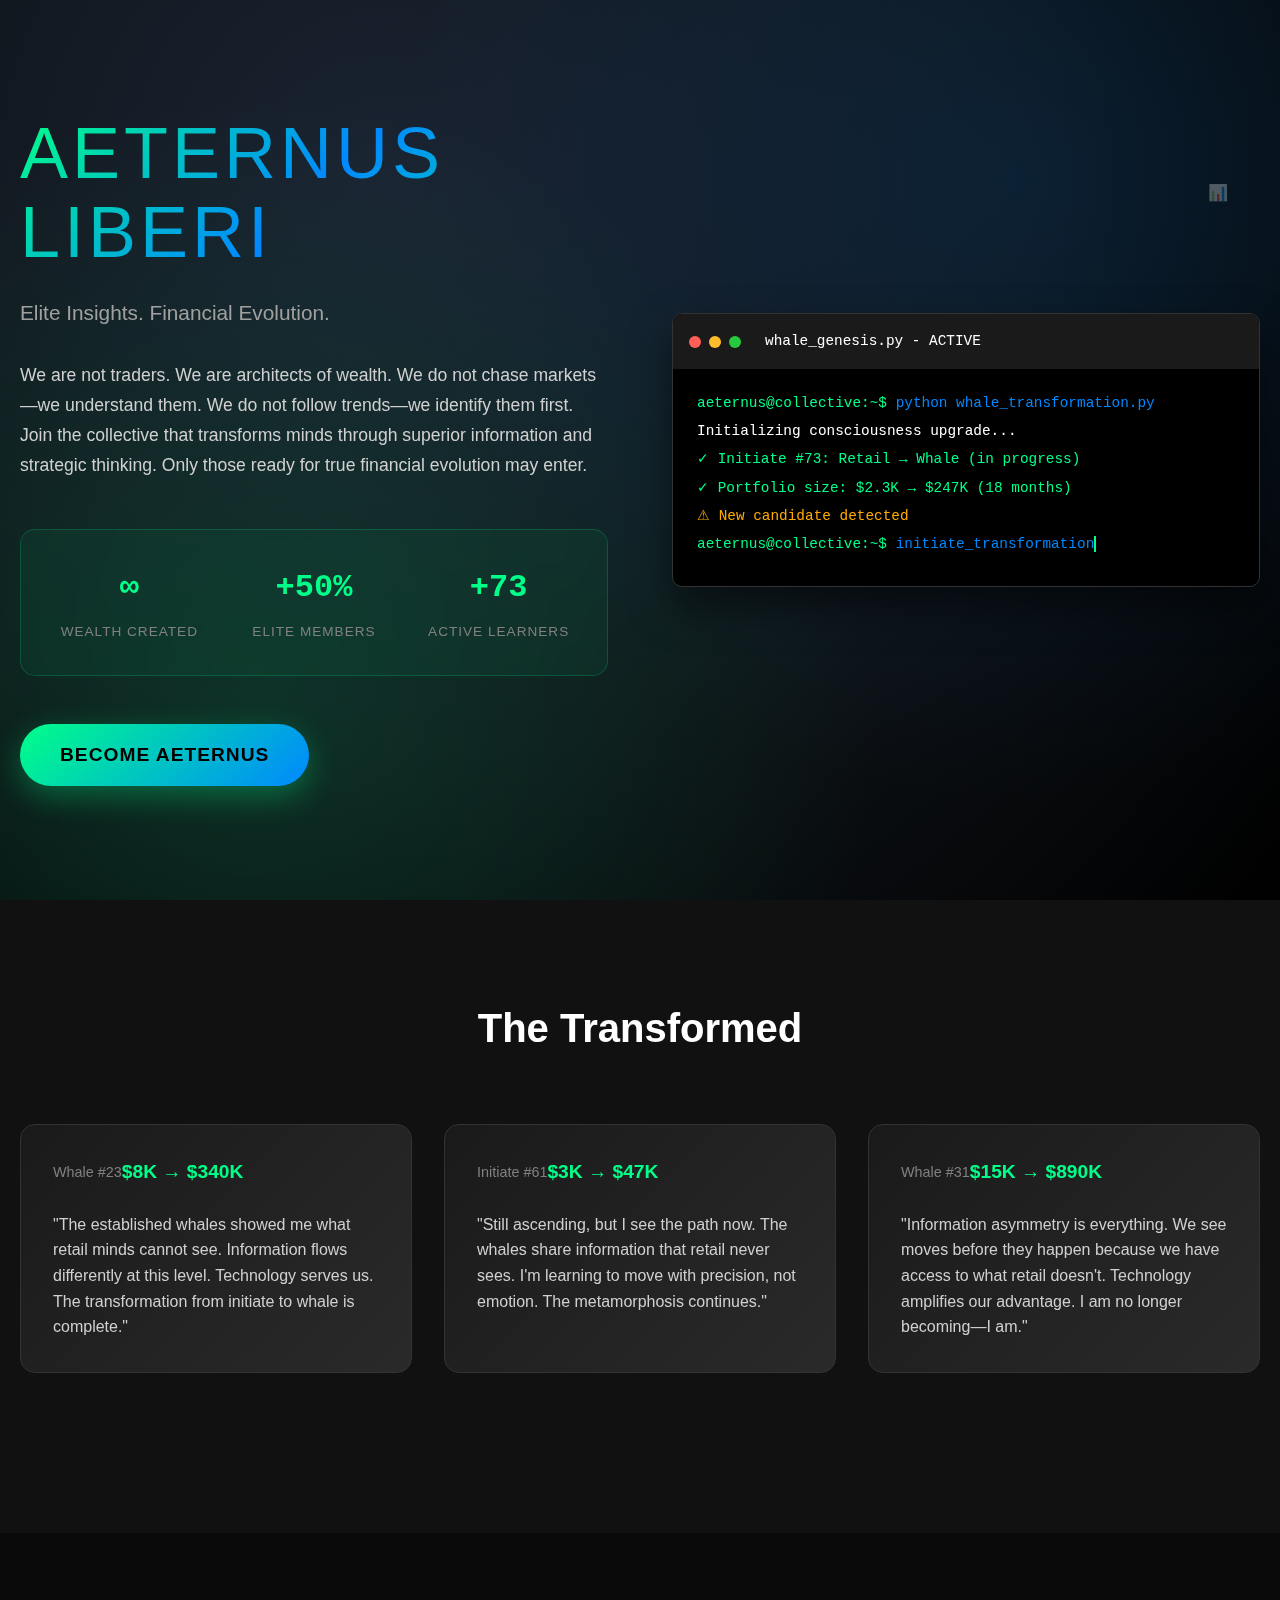
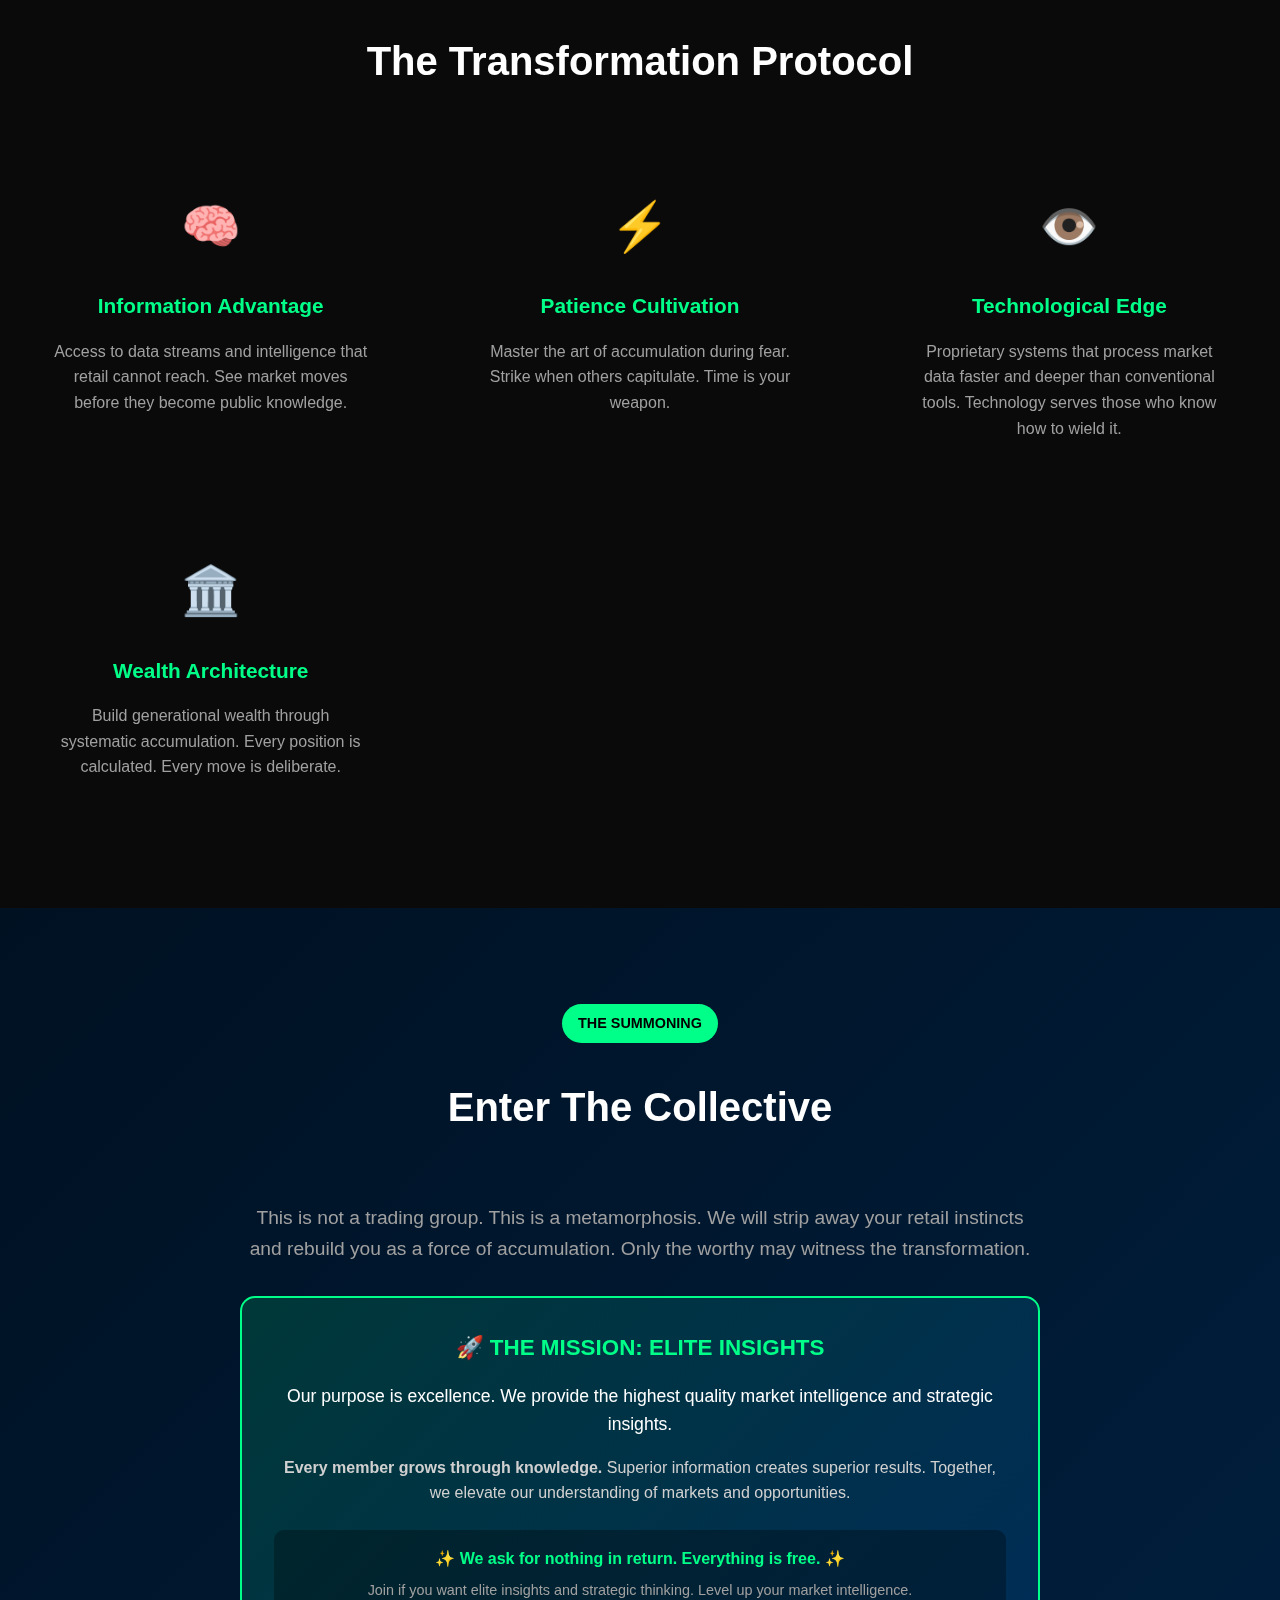
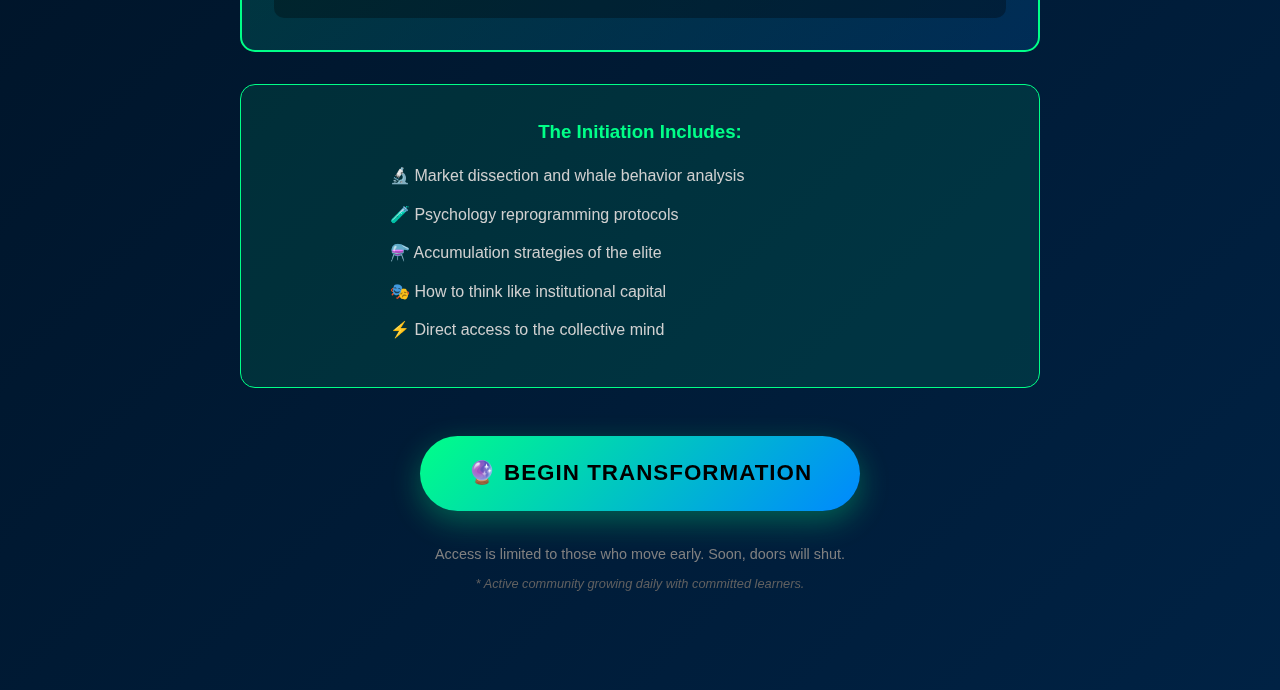
<file: index.html>
<!DOCTYPE html>
<html lang="en">
<head>
    <meta charset="UTF-8">
    <meta name="viewport" content="width=device-width, initial-scale=1.0">
    <title>AETERNUS LIBERI - The Whale Collective</title>
    <style>
        * {
            margin: 0;
            padding: 0;
            box-sizing: border-box;
        }

        body {
            font-family: 'SF Pro Display', -apple-system, BlinkMacSystemFont, sans-serif;
            background: #0a0a0a;
            color: #ffffff;
            line-height: 1.6;
            overflow-x: hidden;
        }

        .matrix-bg {
            position: fixed;
            top: 0;
            left: 0;
            width: 100%;
            height: 100%;
            z-index: -1;
            opacity: 0.1;
        }

        .hero {
            background: radial-gradient(circle at 30% 20%, #1a2332 0%, #0f1419 50%, #000000 100%);
            min-height: 100vh;
            display: flex;
            align-items: center;
            position: relative;
            overflow: hidden;
        }

        .hero::before {
            content: '';
            position: absolute;
            top: 0;
            left: 0;
            right: 0;
            bottom: 0;
            background: 
                radial-gradient(circle at 20% 80%, #00ff8820 0%, transparent 50%),
                radial-gradient(circle at 80% 20%, #0088ff20 0%, transparent 50%);
        }

        .container {
            max-width: 1400px;
            margin: 0 auto;
            padding: 0 20px;
            position: relative;
            z-index: 2;
        }

        .hero-grid {
            display: grid;
            grid-template-columns: 1fr 1fr;
            gap: 4rem;
            align-items: center;
        }

        .hero-content h1 {
            font-size: clamp(2.5rem, 6vw, 4.5rem);
            font-weight: 800;
            background: linear-gradient(135deg, #00ff88, #0088ff, #00ff88);
            -webkit-background-clip: text;
            -webkit-text-fill-color: transparent;
            background-clip: text;
            margin-bottom: 1.5rem;
            line-height: 1.1;
        }

        .hero-subtitle {
            font-size: 1.3rem;
            color: #a0a0a0;
            margin-bottom: 2rem;
            font-weight: 400;
        }

        .hero-description {
            font-size: 1.1rem;
            color: #d0d0d0;
            margin-bottom: 3rem;
            line-height: 1.7;
        }

        .live-metrics {
            background: rgba(0, 255, 136, 0.05);
            border: 1px solid #00ff8830;
            border-radius: 15px;
            padding: 2rem;
            backdrop-filter: blur(10px);
            margin-bottom: 3rem;
        }

        .metrics-grid {
            display: grid;
            grid-template-columns: repeat(3, 1fr);
            gap: 2rem;
        }

        .metric {
            text-align: center;
        }

        .metric-value {
            font-size: 2rem;
            font-weight: 900;
            color: #00ff88;
            display: block;
            font-family: 'SF Mono', monospace;
        }

        .metric-label {
            font-size: 0.85rem;
            color: #808080;
            text-transform: uppercase;
            letter-spacing: 1px;
            margin-top: 0.5rem;
        }

        .terminal-window {
            background: #000000;
            border: 1px solid #333;
            border-radius: 10px;
            overflow: hidden;
            font-family: 'SF Mono', monospace;
            box-shadow: 0 20px 40px rgba(0, 0, 0, 0.5);
        }

        .terminal-header {
            background: #1a1a1a;
            padding: 1rem;
            display: flex;
            align-items: center;
            gap: 0.5rem;
        }

        .terminal-dot {
            width: 12px;
            height: 12px;
            border-radius: 50%;
        }

        .dot-red { background: #ff5f56; }
        .dot-yellow { background: #ffbd2e; }
        .dot-green { background: #27ca3f; }

        .terminal-title {
            margin-left: 1rem;
            color: #fff;
            font-size: 0.9rem;
        }

        .terminal-content {
            padding: 1.5rem;
            font-size: 0.9rem;
            line-height: 1.4;
        }

        .terminal-line {
            margin-bottom: 0.5rem;
        }

        .prompt { color: #00ff88; }
        .command { color: #0088ff; }
        .output { color: #ffffff; }
        .success { color: #00ff88; }
        .warning { color: #ffaa00; }

        .cta-button {
            background: linear-gradient(135deg, #00ff88, #0088ff);
            color: #000;
            font-size: 1.2rem;
            font-weight: 700;
            padding: 1rem 2.5rem;
            border: none;
            border-radius: 50px;
            cursor: pointer;
            text-decoration: none;
            display: inline-block;
            transition: all 0.3s ease;
            text-transform: uppercase;
            letter-spacing: 1px;
            box-shadow: 0 10px 30px rgba(0, 255, 136, 0.3);
        }

        .cta-button:hover {
            transform: translateY(-2px);
            box-shadow: 0 15px 40px rgba(0, 255, 136, 0.5);
        }

        .proof-section {
            background: #111111;
            padding: 6rem 0;
        }

        .section-title {
            font-size: 2.5rem;
            font-weight: 800;
            text-align: center;
            margin-bottom: 4rem;
            color: #ffffff;
        }

        .proof-grid {
            display: grid;
            grid-template-columns: repeat(auto-fit, minmax(350px, 1fr));
            gap: 2rem;
            margin-bottom: 4rem;
        }

        .proof-card {
            background: linear-gradient(135deg, #1a1a1a, #2a2a2a);
            border: 1px solid #333;
            border-radius: 15px;
            padding: 2rem;
            transition: transform 0.3s ease;
        }

        .proof-card:hover {
            transform: translateY(-5px);
            border-color: #00ff88;
        }

        .proof-header {
            display: flex;
            justify-content: between;
            align-items: center;
            margin-bottom: 1.5rem;
        }

        .proof-date {
            color: #808080;
            font-size: 0.9rem;
        }

        .proof-gain {
            color: #00ff88;
            font-weight: 700;
            font-size: 1.2rem;
        }

        .proof-description {
            color: #d0d0d0;
            line-height: 1.6;
        }

        .tech-section {
            background: #0a0a0a;
            padding: 6rem 0;
        }

        .tech-grid {
            display: grid;
            grid-template-columns: repeat(auto-fit, minmax(300px, 1fr));
            gap: 3rem;
            margin-top: 4rem;
        }

        .tech-item {
            text-align: center;
            padding: 2rem;
        }

        .tech-icon {
            font-size: 3rem;
            margin-bottom: 1.5rem;
        }

        .tech-title {
            font-size: 1.3rem;
            font-weight: 600;
            color: #00ff88;
            margin-bottom: 1rem;
        }

        .tech-description {
            color: #a0a0a0;
            line-height: 1.6;
        }

        .exclusive-section {
            background: linear-gradient(135deg, #001122, #002244);
            padding: 6rem 0;
            text-align: center;
        }

        .exclusive-content {
            max-width: 800px;
            margin: 0 auto;
        }

        .exclusive-badge {
            background: #00ff88;
            color: #000;
            padding: 0.5rem 1rem;
            border-radius: 20px;
            font-size: 0.9rem;
            font-weight: 700;
            display: inline-block;
            margin-bottom: 2rem;
            text-transform: uppercase;
        }

        .typewriter {
            border-right: 2px solid #00ff88;
            animation: blink 1s infinite;
        }

        @keyframes blink {
            0%, 50% { border-color: transparent; }
            51%, 100% { border-color: #00ff88; }
        }

        .floating-chart {
            position: absolute;
            top: 20%;
            right: -10%;
            width: 200px;
            height: 120px;
            opacity: 0.3;
            animation: float 3s ease-in-out infinite;
        }

        @keyframes float {
            0%, 100% { transform: translateY(0px); }
            50% { transform: translateY(-20px); }
        }

        @media (max-width: 768px) {
            .hero-grid {
                grid-template-columns: 1fr;
                gap: 2rem;
                text-align: center;
            }
            
            .metrics-grid {
                grid-template-columns: 1fr;
                gap: 1rem;
            }
            
            .proof-grid,
            .tech-grid {
                grid-template-columns: 1fr;
            }
        }
    </style>
</head>
<body>
    <canvas class="matrix-bg" id="matrix"></canvas>

    <section class="hero">
        <div class="floating-chart">📊</div>
        <div class="container">
            <div class="hero-grid">
                <div class="hero-content">
                    <h1 style="letter-spacing: 4px; font-weight: 300;">AETERNUS LIBERI</h1>
                    <p class="hero-subtitle">Elite Insights. Financial Evolution.</p>
                    <p class="hero-description">
                        We are not traders. We are architects of wealth. We do not chase markets—we understand them. 
                        We do not follow trends—we identify them first. Join the collective that transforms minds through 
                        superior information and strategic thinking. Only those ready for true financial evolution may enter.
                    </p>
                    
                    <div class="live-metrics">
                        <div class="metrics-grid">
                            <div class="metric">
                                <span class="metric-value" id="win-rate">∞</span>
                                <div class="metric-label">Wealth Created</div>
                            </div>
                            <div class="metric">
                                <span class="metric-value" id="avg-gain">35</span>
                                <div class="metric-label">Elite Members</div>
                            </div>
                            <div class="metric">
                                <span class="metric-value" id="signals">+<span id="learner-count">73</span></span>
                                <div class="metric-label">Active Learners</div>
                            </div>
                        </div>
                    </div>
                    
                    <a href="#exclusive" class="cta-button">BECOME AETERNUS</a>
                </div>
                
                <div class="terminal-window">
                    <div class="terminal-header">
                        <div class="terminal-dot dot-red"></div>
                        <div class="terminal-dot dot-yellow"></div>
                        <div class="terminal-dot dot-green"></div>
                        <div class="terminal-title">whale_genesis.py - ACTIVE</div>
                    </div>
                    <div class="terminal-content">
                        <div class="terminal-line">
                            <span class="prompt">aeternus@collective:~$</span> 
                            <span class="command">python whale_transformation.py</span>
                        </div>
                        <div class="terminal-line">
                            <span class="output">Initializing consciousness upgrade...</span>
                        </div>
                        <div class="terminal-line">
                            <span class="success">✓ Initiate #73: Retail → Whale (in progress)</span>
                        </div>
                        <div class="terminal-line">
                            <span class="success">✓ Portfolio size: $2.3K → $247K (18 months)</span>
                        </div>
                        <div class="terminal-line">
                            <span class="warning">⚠ New candidate detected</span>
                        </div>
                        <div class="terminal-line">
                            <span class="prompt">aeternus@collective:~$</span> 
                            <span class="command">initiate_transformation <span class="typewriter"></span></span>
                        </div>
                    </div>
                </div>
            </div>
        </div>
    </section>

    <section class="proof-section">
        <div class="container">
            <h2 class="section-title">The Transformed</h2>
            <div class="proof-grid">
                <div class="proof-card">
                    <div class="proof-header">
                        <div class="proof-date">Whale #23</div>
                        <div class="proof-gain">$8K → $340K</div>
                    </div>
                    <div class="proof-description">
                        "The established whales showed me what retail minds cannot see. Information flows differently 
                        at this level. Technology serves us. The transformation from initiate to whale is complete."
                    </div>
                </div>
                
                <div class="proof-card">
                    <div class="proof-header">
                        <div class="proof-date">Initiate #61</div>
                        <div class="proof-gain">$3K → $47K</div>
                    </div>
                    <div class="proof-description">
                        "Still ascending, but I see the path now. The whales share information that retail never sees. 
                        I'm learning to move with precision, not emotion. The metamorphosis continues."
                    </div>
                </div>
                
                <div class="proof-card">
                    <div class="proof-header">
                        <div class="proof-date">Whale #31</div>
                        <div class="proof-gain">$15K → $890K</div>
                    </div>
                    <div class="proof-description">
                        "Information asymmetry is everything. We see moves before they happen because we have access 
                        to what retail doesn't. Technology amplifies our advantage. I am no longer becoming—I am."
                    </div>
                </div>
            </div>
        </div>
    </section>

    <section class="tech-section">
        <div class="container">
            <h2 class="section-title">The Transformation Protocol</h2>
            <div class="tech-grid">
                <div class="tech-item">
                    <div class="tech-icon">🧠</div>
                    <div class="tech-title">Information Advantage</div>
                    <div class="tech-description">
                        Access to data streams and intelligence that retail cannot reach. 
                        See market moves before they become public knowledge.
                    </div>
                </div>
                
                <div class="tech-item">
                    <div class="tech-icon">⚡</div>
                    <div class="tech-title">Patience Cultivation</div>
                    <div class="tech-description">
                        Master the art of accumulation during fear. 
                        Strike when others capitulate. Time is your weapon.
                    </div>
                </div>
                
                <div class="tech-item">
                    <div class="tech-icon">👁️</div>
                    <div class="tech-title">Technological Edge</div>
                    <div class="tech-description">
                        Proprietary systems that process market data faster and deeper 
                        than conventional tools. Technology serves those who know how to wield it.
                    </div>
                </div>
                
                <div class="tech-item">
                    <div class="tech-icon">🏛️</div>
                    <div class="tech-title">Wealth Architecture</div>
                    <div class="tech-description">
                        Build generational wealth through systematic accumulation. 
                        Every position is calculated. Every move is deliberate.
                    </div>
                </div>
            </div>
        </div>
    </section>

    <section class="exclusive-section" id="exclusive">
        <div class="container">
            <div class="exclusive-content">
                <div class="exclusive-badge">THE SUMMONING</div>
                <h2 class="section-title" style="color: #fff;">Enter The Collective</h2>
                <p style="font-size: 1.2rem; color: #a0a0a0; margin-bottom: 2rem;">
                    This is not a trading group. This is a metamorphosis. We will strip away your retail instincts 
                    and rebuild you as a force of accumulation. Only the worthy may witness the transformation.
                </p>
                
                <div style="background: linear-gradient(135deg, rgba(0,255,136,0.15), rgba(0,136,255,0.15)); border: 2px solid #00ff88; border-radius: 15px; padding: 2rem; margin-bottom: 2rem; text-align: center;">
                    <h3 style="color: #00ff88; margin-bottom: 1rem; font-size: 1.4rem; font-weight: 700;">🚀 THE MISSION: ELITE INSIGHTS</h3>
                    <p style="color: #ffffff; font-size: 1.1rem; line-height: 1.6; margin-bottom: 1rem;">
                        Our purpose is excellence. We provide the highest quality market intelligence and strategic insights.
                    </p>
                    <p style="color: #d0d0d0; font-size: 1rem; line-height: 1.6; margin-bottom: 1rem;">
                        <strong>Every member grows through knowledge.</strong> Superior information creates superior results. 
                        Together, we elevate our understanding of markets and opportunities.
                    </p>
                    <div style="background: rgba(0,0,0,0.3); border-radius: 10px; padding: 1rem; margin-top: 1.5rem;">
                        <p style="color: #00ff88; font-size: 1rem; font-weight: 600; margin: 0;">
                            ✨ We ask for nothing in return. Everything is free. ✨
                        </p>
                        <p style="color: #a0a0a0; font-size: 0.9rem; margin: 0.5rem 0 0 0;">
                            Join if you want elite insights and strategic thinking. Level up your market intelligence.
                        </p>
                    </div>
                </div>
                
                <div style="background: rgba(0,255,136,0.1); border: 1px solid #00ff88; border-radius: 15px; padding: 2rem; margin-bottom: 3rem;">
                    <h3 style="color: #00ff88; margin-bottom: 1rem;">The Initiation Includes:</h3>
                    <div style="text-align: left; max-width: 500px; margin: 0 auto;">
                        <div style="margin: 0.8rem 0; color: #d0d0d0;">🔬 Market dissection and whale behavior analysis</div>
                        <div style="margin: 0.8rem 0; color: #d0d0d0;">🧪 Psychology reprogramming protocols</div>
                        <div style="margin: 0.8rem 0; color: #d0d0d0;">⚗️ Accumulation strategies of the elite</div>
                        <div style="margin: 0.8rem 0; color: #d0d0d0;">🎭 How to think like institutional capital</div>
                        <div style="margin: 0.8rem 0; color: #d0d0d0;">⚡ Direct access to the collective mind</div>
                    </div>
                </div>
                
                <a href="https://t.me/+6foNWsKZU14yNGJk" class="cta-button" style="font-size: 1.4rem; padding: 1.2rem 3rem;">
                    🔮 BEGIN TRANSFORMATION
                </a>
                
                <p style="margin-top: 2rem; color: #808080; font-size: 0.9rem;">
                    Access is limited to those who move early. Soon, doors will shut.
                </p>
                <p style="margin-top: 0.5rem; color: #606060; font-size: 0.8rem; font-style: italic;">
                    * Active community growing daily with committed learners.
                </p>
            </div>
        </div>
    </section>

    <script>
        // Matrix background effect
        const canvas = document.getElementById('matrix');
        const ctx = canvas.getContext('2d');

        canvas.width = window.innerWidth;
        canvas.height = window.innerHeight;

        const matrix = "ABCDEFGHIJKLMNOPQRSTUVWXYZ123456789@#$%^&*()*&^%+-/~{[|`]}";
        const matrixArray = matrix.split("");

        const fontSize = 10;
        const columns = canvas.width / fontSize;
        const drops = Array(Math.floor(columns)).fill(1);

        function draw() {
            ctx.fillStyle = 'rgba(0, 0, 0, 0.04)';
            ctx.fillRect(0, 0, canvas.width, canvas.height);
            
            ctx.fillStyle = '#0F3';
            ctx.font = fontSize + 'px monospace';
            
            for (let i = 0; i < drops.length; i++) {
                const text = matrixArray[Math.floor(Math.random() * matrixArray.length)];
                ctx.fillText(text, i * fontSize, drops[i] * fontSize);
                
                if (drops[i] * fontSize > canvas.height && Math.random() > 0.975) {
                    drops[i] = 0;
                }
                drops[i]++;
            }
        }

        setInterval(draw, 35);

        // Animated counters
        function animateCounter(element, target, duration = 2000) {
            const start = 0;
            const startTime = performance.now();
            
            function update(currentTime) {
                const elapsed = currentTime - startTime;
                const progress = Math.min(elapsed / duration, 1);
                
                const current = Math.floor(progress * target);
                element.textContent = current.toLocaleString();
                
                if (progress < 1) {
                    requestAnimationFrame(update);
                }
            }
            
            requestAnimationFrame(update);
        }

        // Enhanced counter animation for Active Learners with plus sign
        function animateCounterWithPlus(element, target, duration = 2000) {
            const startValue = parseInt(element.textContent) || 0;
            const startTime = performance.now();
            
            function update(currentTime) {
                const elapsed = currentTime - startTime;
                const progress = Math.min(elapsed / duration, 1);
                
                // Smooth easing function
                const easeProgress = 1 - Math.pow(1 - progress, 3);
                const current = Math.floor(startValue + (target - startValue) * easeProgress);
                element.textContent = current.toLocaleString();
                
                if (progress < 1) {
                    requestAnimationFrame(update);
                } else {
                    element.textContent = target.toLocaleString();
                }
            }
            
            requestAnimationFrame(update);
        }

        // Live metrics animation
        document.addEventListener('DOMContentLoaded', function() {
            // Animate metrics
            const winRate = document.getElementById('win-rate');
            const avgGain = document.getElementById('avg-gain');
            const signals = document.getElementById('signals');

            animateCounter({ textContent: '0%' }, 87.3, 2000);
            setTimeout(() => winRate.textContent = '87.3%', 2000);

            setTimeout(() => {
                let gain = 0;
                const gainInterval = setInterval(() => {
                    gain += Math.floor(Math.random() * 10) + 5;
                    if (gain >= 247) {
                        gain = 247;
                        clearInterval(gainInterval);
                    }
                    avgGain.textContent = `+${gain}%`;
                }, 50);
            }, 500);

            // Enhanced Active Learners counter with plus sign and scroll-based increments
            const learnerCount = document.getElementById('learner-count');
            let currentCount = 73;
            
            // Initial animation
            animateCounterWithPlus(learnerCount, currentCount, 2500);
            
            // Scroll-based increment with multiple triggers throughout the page
            let scrollCheckpoints = [
                { scrollY: 300, triggered: false },
                { scrollY: 800, triggered: false },
                { scrollY: 1200, triggered: false },
                { scrollY: 1800, triggered: false }
            ];
            
            window.addEventListener('scroll', () => {
                let incrementNeeded = false;
                
                // Check all scroll checkpoints
                scrollCheckpoints.forEach(checkpoint => {
                    if (!checkpoint.triggered && window.scrollY > checkpoint.scrollY) {
                        checkpoint.triggered = true;
                        incrementNeeded = true;
                    }
                });
                
                // Increment counter if needed
                if (incrementNeeded) {
                    currentCount += Math.floor(Math.random() * 5) + 1;
                    animateCounterWithPlus(learnerCount, currentCount, 800);
                }
            });

            // Typewriter effect
            const typewriter = document.querySelector('.typewriter');
            const commands = ['--subject=ready', '--status=worthy', '--action=INITIATE'];
            let commandIndex = 0;
            let charIndex = 0;
            let isDeleting = false;

            function type() {
                const currentCommand = commands[commandIndex];
                
                if (isDeleting) {
                    typewriter.textContent = currentCommand.substring(0, charIndex - 1);
                    charIndex--;
                } else {
                    typewriter.textContent = currentCommand.substring(0, charIndex + 1);
                    charIndex++;
                }

                if (!isDeleting && charIndex === currentCommand.length) {
                    setTimeout(() => isDeleting = true, 1500);
                } else if (isDeleting && charIndex === 0) {
                    isDeleting = false;
                    commandIndex = (commandIndex + 1) % commands.length;
                }

                setTimeout(type, isDeleting ? 50 : 100);
            }

            setTimeout(type, 3000);
        });

        // Smooth scrolling
        document.querySelectorAll('a[href^="#"]').forEach(anchor => {
            anchor.addEventListener('click', function (e) {
                e.preventDefault();
                document.querySelector(this.getAttribute('href')).scrollIntoView({
                    behavior: 'smooth'
                });
            });
        });

        // Resize matrix canvas
        window.addEventListener('resize', () => {
            canvas.width = window.innerWidth;
            canvas.height = window.innerHeight;
        });
    </script>
</body>
</html>
</file>
